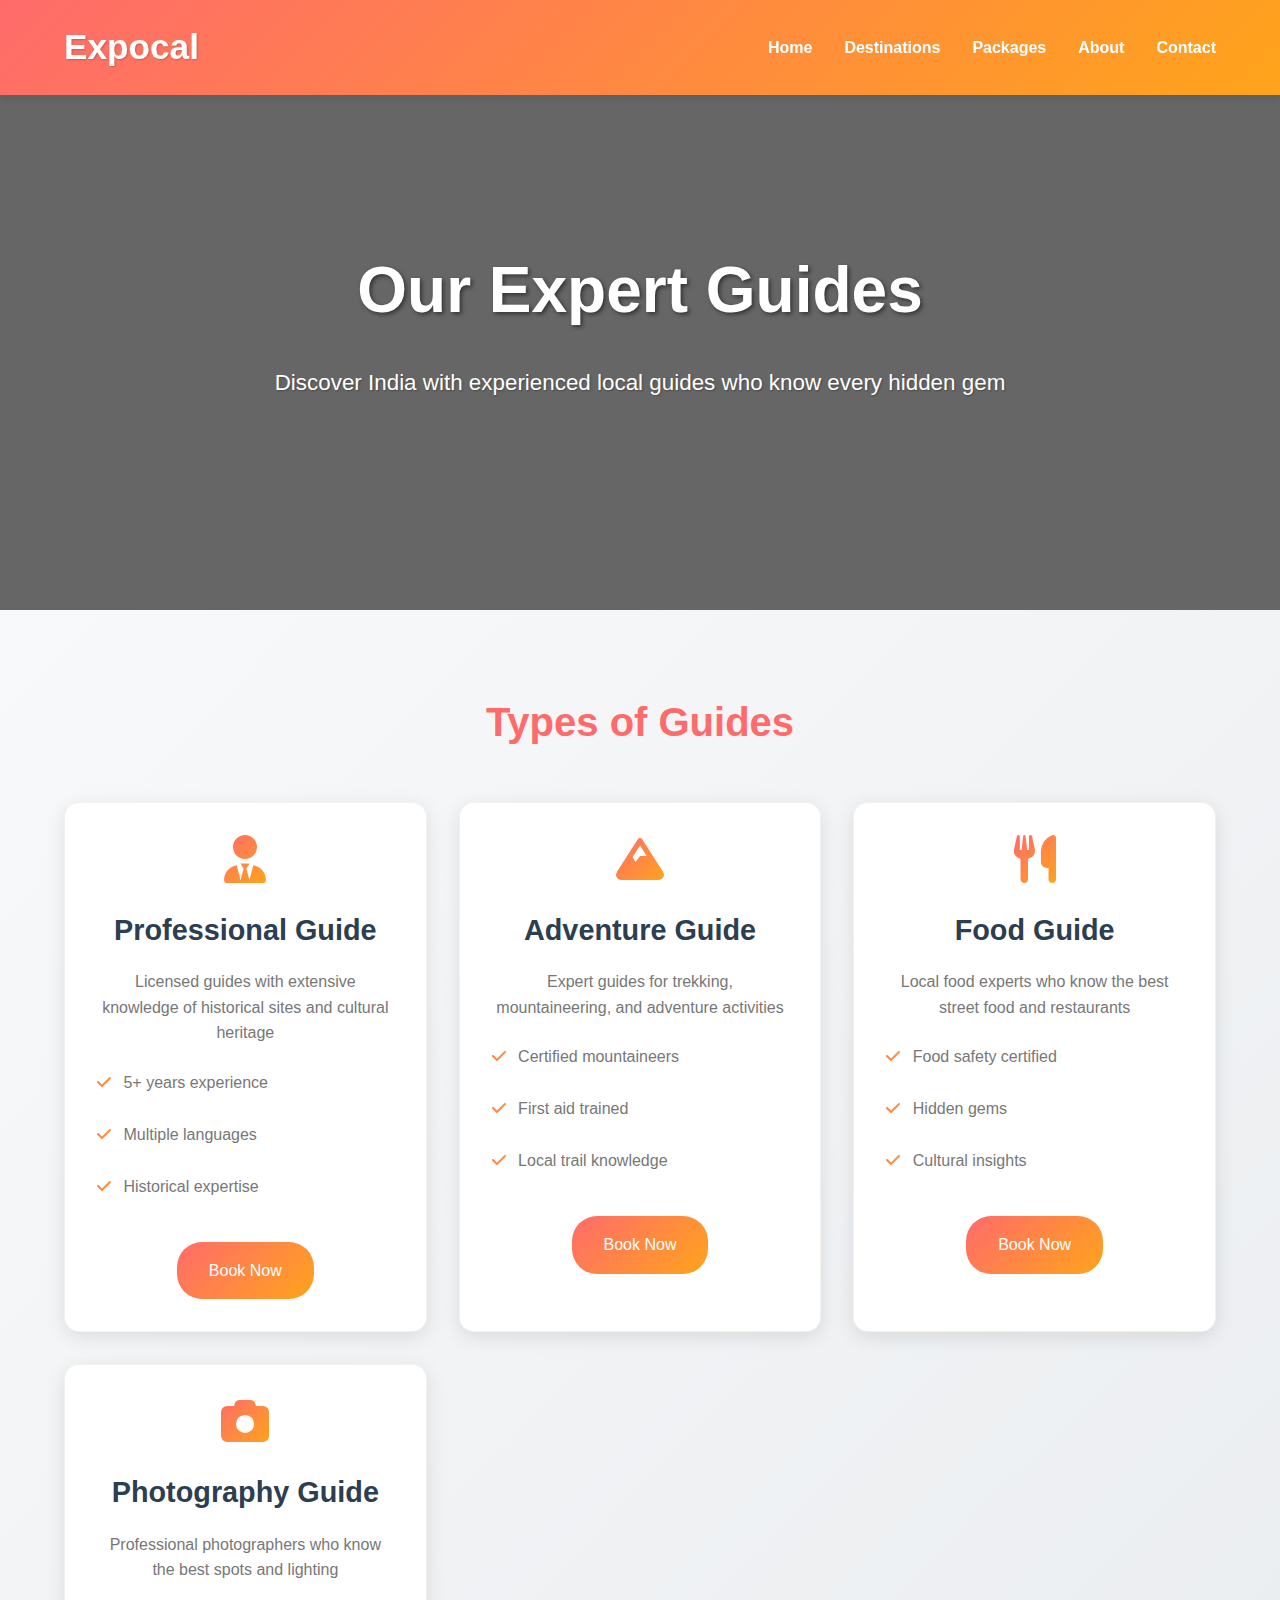
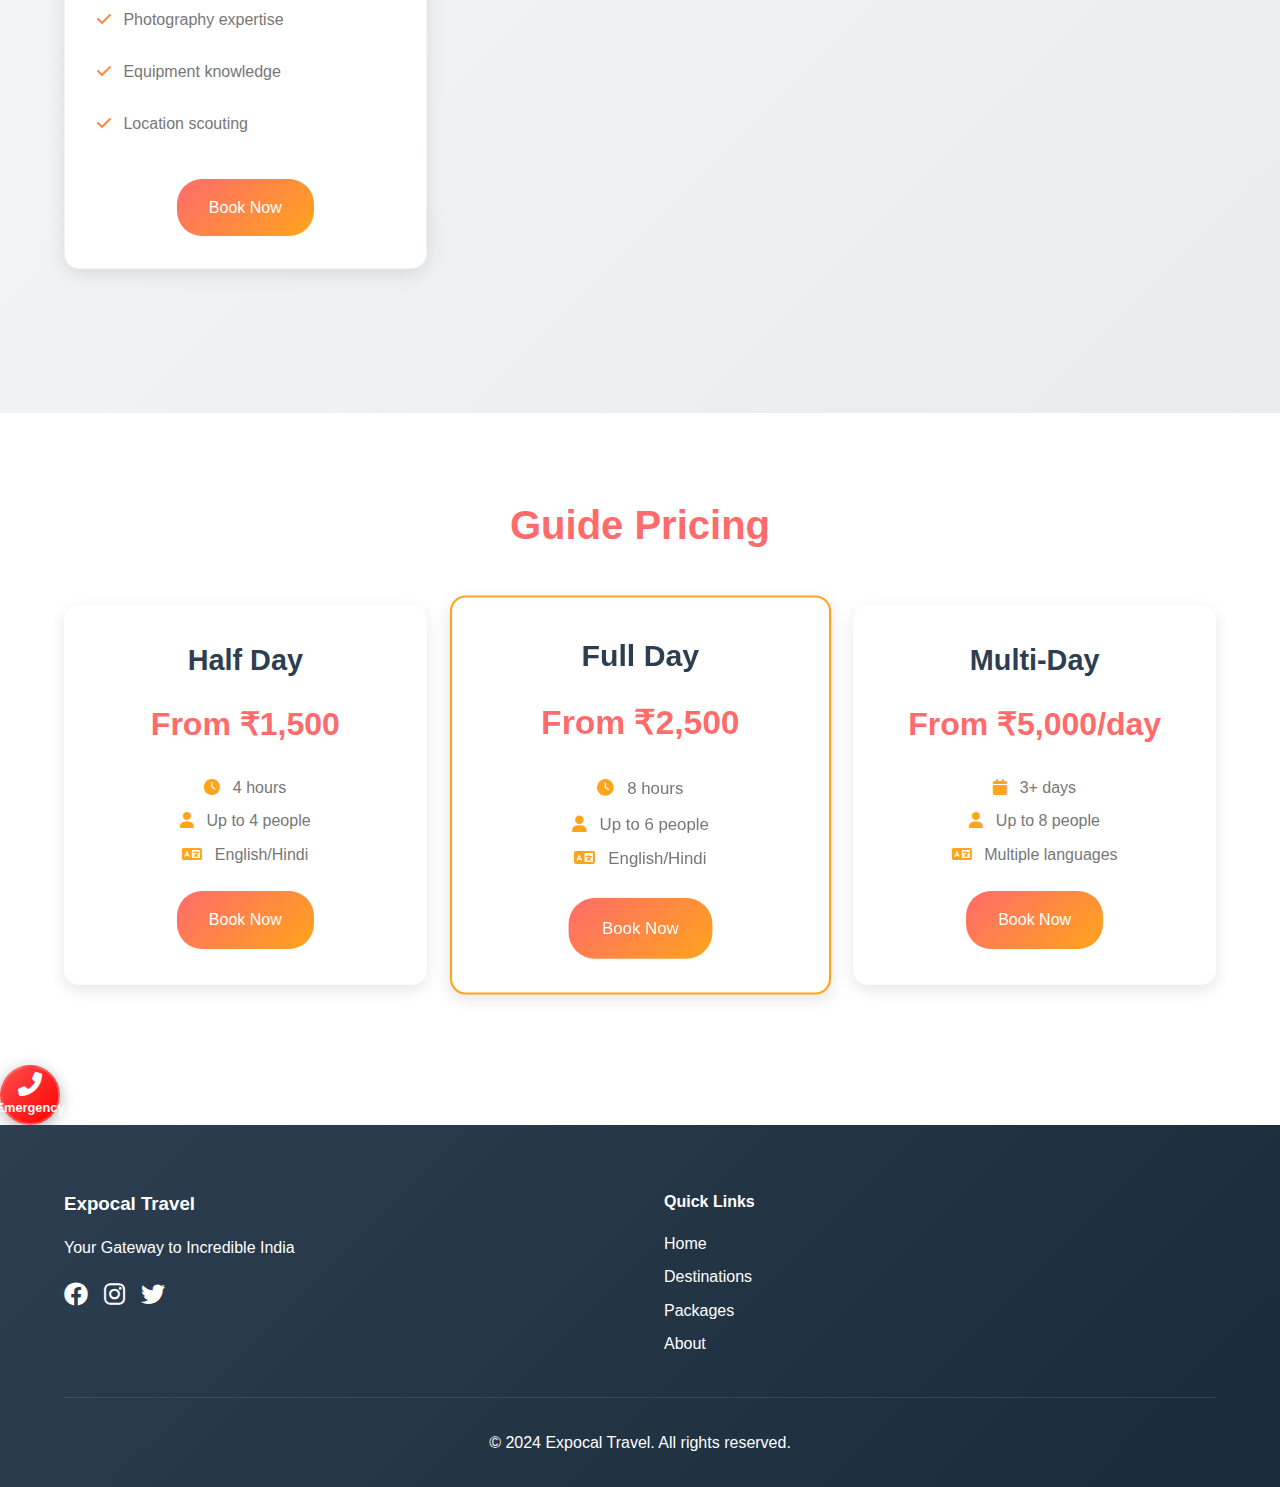
<file: guides.html>
<!DOCTYPE html>
<html lang="en">
<head>
    <meta charset="UTF-8">
    <meta name="viewport" content="width=device-width, initial-scale=1.0">
    <title>Our Expert Guides - Expocal Travel</title>
    <link rel="stylesheet" href="styles.css">
    <link rel="stylesheet" href="https://cdnjs.cloudflare.com/ajax/libs/font-awesome/6.0.0/css/all.min.css">
</head>
<body>
    <!-- Navigation Bar -->
    <nav class="navbar">
        <div class="logo">
            <h1>Expocal</h1>
        </div>
        <ul class="nav-links">
            <li><a href="index.html">Home</a></li>
            <li><a href="index.html#destinations">Destinations</a></li>
            <li><a href="index.html#packages">Packages</a></li>
            <li><a href="index.html#about">About</a></li>
            <li><a href="index.html#contact">Contact</a></li>
        </ul>
    </nav>

    <!-- Guides Hero Section -->
    <section class="guides-hero">
        <div class="hero-content">
            <h1>Our Expert Guides</h1>
            <p>Discover India with experienced local guides who know every hidden gem</p>
        </div>
    </section>

    <!-- Guide Types Section -->
    <section class="guide-types">
        <h2>Types of Guides</h2>
        <div class="guide-grid">
            <div class="guide-card">
                <i class="fas fa-user-tie"></i>
                <h3>Professional Guide</h3>
                <p>Licensed guides with extensive knowledge of historical sites and cultural heritage</p>
                <ul>
                    <li><i class="fas fa-check"></i> 5+ years experience</li>
                    <li><i class="fas fa-check"></i> Multiple languages</li>
                    <li><i class="fas fa-check"></i> Historical expertise</li>
                </ul>
                <a href="#contact" class="guide-button">Book Now</a>
            </div>

            <div class="guide-card">
                <i class="fas fa-mountain"></i>
                <h3>Adventure Guide</h3>
                <p>Expert guides for trekking, mountaineering, and adventure activities</p>
                <ul>
                    <li><i class="fas fa-check"></i> Certified mountaineers</li>
                    <li><i class="fas fa-check"></i> First aid trained</li>
                    <li><i class="fas fa-check"></i> Local trail knowledge</li>
                </ul>
                <a href="#contact" class="guide-button">Book Now</a>
            </div>

            <div class="guide-card">
                <i class="fas fa-utensils"></i>
                <h3>Food Guide</h3>
                <p>Local food experts who know the best street food and restaurants</p>
                <ul>
                    <li><i class="fas fa-check"></i> Food safety certified</li>
                    <li><i class="fas fa-check"></i> Hidden gems</li>
                    <li><i class="fas fa-check"></i> Cultural insights</li>
                </ul>
                <a href="#contact" class="guide-button">Book Now</a>
            </div>

            <div class="guide-card">
                <i class="fas fa-camera"></i>
                <h3>Photography Guide</h3>
                <p>Professional photographers who know the best spots and lighting</p>
                <ul>
                    <li><i class="fas fa-check"></i> Photography expertise</li>
                    <li><i class="fas fa-check"></i> Equipment knowledge</li>
                    <li><i class="fas fa-check"></i> Location scouting</li>
                </ul>
                <a href="#contact" class="guide-button">Book Now</a>
            </div>
        </div>
    </section>

    <!-- Guide Pricing Section -->
    <section class="guide-pricing">
        <h2>Guide Pricing</h2>
        <div class="pricing-grid">
            <div class="pricing-card">
                <h3>Half Day</h3>
                <p class="price">From ₹1,500</p>
                <ul>
                    <li><i class="fas fa-clock"></i> 4 hours</li>
                    <li><i class="fas fa-user"></i> Up to 4 people</li>
                    <li><i class="fas fa-language"></i> English/Hindi</li>
                </ul>
                <a href="#contact" class="pricing-button">Book Now</a>
            </div>

            <div class="pricing-card featured">
                <h3>Full Day</h3>
                <p class="price">From ₹2,500</p>
                <ul>
                    <li><i class="fas fa-clock"></i> 8 hours</li>
                    <li><i class="fas fa-user"></i> Up to 6 people</li>
                    <li><i class="fas fa-language"></i> English/Hindi</li>
                </ul>
                <a href="#contact" class="pricing-button">Book Now</a>
            </div>

            <div class="pricing-card">
                <h3>Multi-Day</h3>
                <p class="price">From ₹5,000/day</p>
                <ul>
                    <li><i class="fas fa-calendar"></i> 3+ days</li>
                    <li><i class="fas fa-user"></i> Up to 8 people</li>
                    <li><i class="fas fa-language"></i> Multiple languages</li>
                </ul>
                <a href="#contact" class="pricing-button">Book Now</a>
            </div>
        </div>
    </section>

    <!-- Emergency Button -->
    <a href="tel:+911234567890" class="emergency-button">
        <i class="fas fa-phone-alt"></i>
        <span>Emergency</span>
    </a>

    <!-- Footer -->
    <footer class="footer">
        <div class="footer-content">
            <div class="footer-section">
                <h3>Expocal Travel</h3>
                <p>Your Gateway to Incredible India</p>
                <div class="social-links">
                    <a href="#"><i class="fab fa-facebook"></i></a>
                    <a href="#"><i class="fab fa-instagram"></i></a>
                    <a href="#"><i class="fab fa-twitter"></i></a>
                </div>
            </div>
            <div class="footer-section">
                <h4>Quick Links</h4>
                <ul>
                    <li><a href="index.html">Home</a></li>
                    <li><a href="index.html#destinations">Destinations</a></li>
                    <li><a href="index.html#packages">Packages</a></li>
                    <li><a href="index.html#about">About</a></li>
                </ul>
            </div>
        </div>
        <div class="footer-bottom">
            <p>&copy; 2024 Expocal Travel. All rights reserved.</p>
        </div>
    </footer>
</body>
</html>
</file>
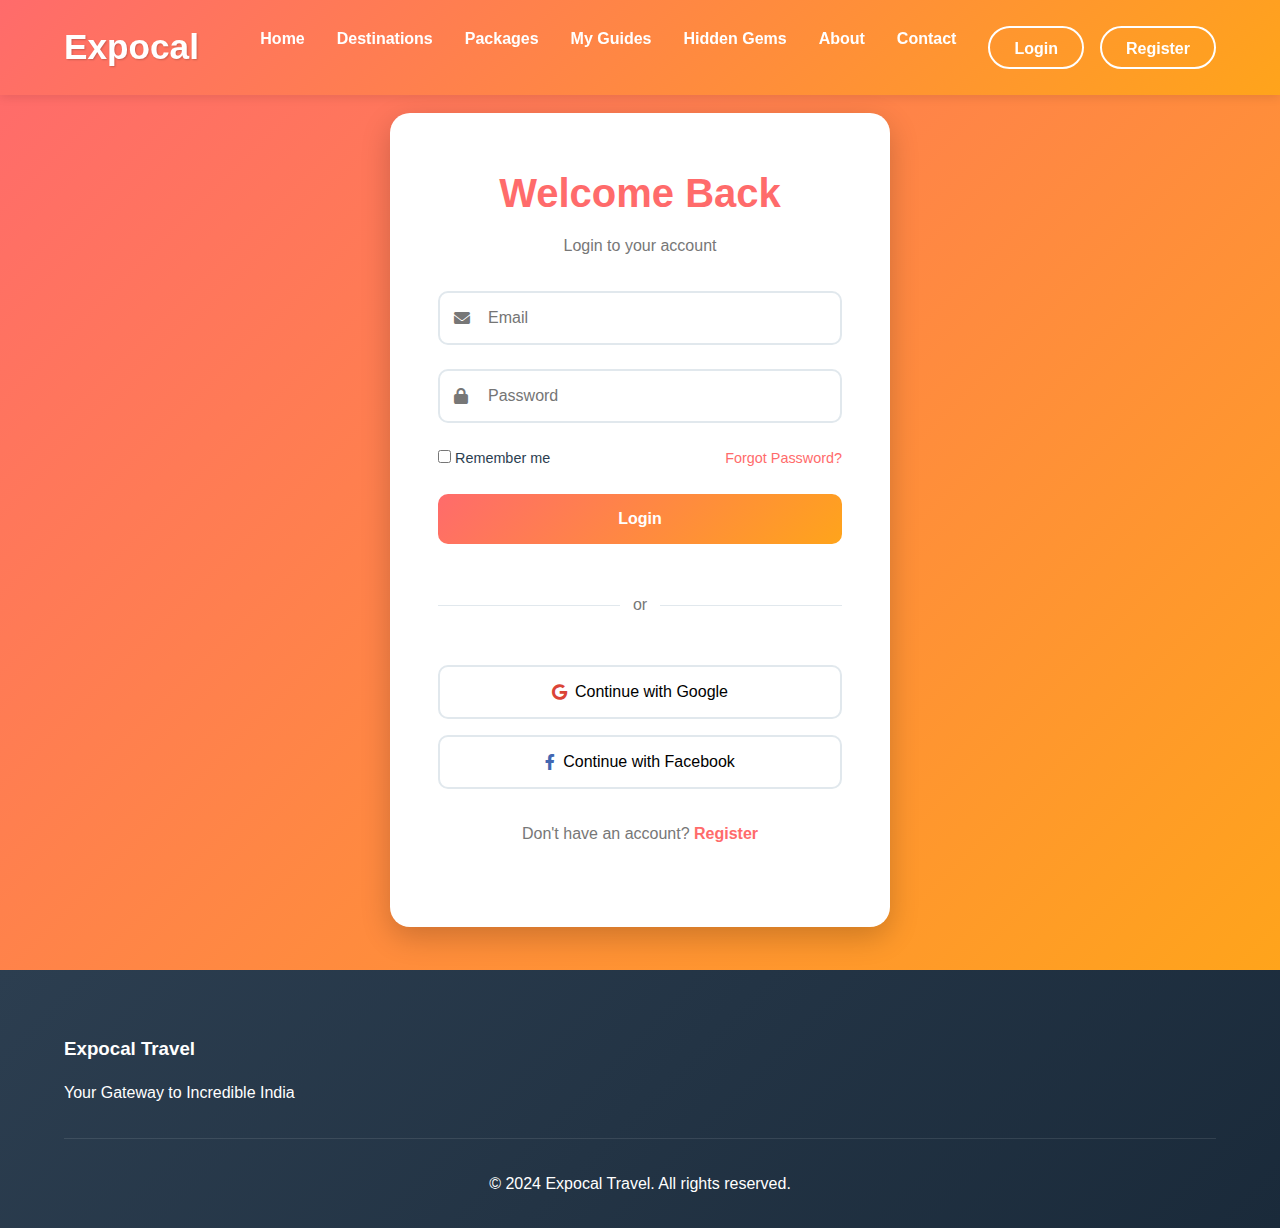
<file: login.html>
<!DOCTYPE html>
<html lang="en">
<head>
    <meta charset="UTF-8">
    <meta name="viewport" content="width=device-width, initial-scale=1.0">
    <title>Login - Expocal Travel</title>
    <link rel="stylesheet" href="styles.css">
    <link rel="stylesheet" href="https://cdnjs.cloudflare.com/ajax/libs/font-awesome/6.0.0/css/all.min.css">
</head>
<body>
    <!-- Navigation Bar -->
    <nav class="navbar">
        <div class="logo">
            <h1>Expocal</h1>
        </div>
        <div class="hamburger">
            <span></span>
            <span></span>
            <span></span>
        </div>
        <ul class="nav-links">
            <li><a href="index.html">Home</a></li>
            <li><a href="index.html#destinations">Destinations</a></li>
            <li><a href="index.html#packages">Packages</a></li>
            <li><a href="guides.html">My Guides</a></li>
            <li><a href="hidden-gems.html">Hidden Gems</a></li>
            <li><a href="index.html#about">About</a></li>
            <li><a href="index.html#contact">Contact</a></li>
            <li class="auth-links">
                <a href="login.html" class="login-btn">Login</a>
                <a href="register.html" class="register-btn">Register</a>
            </li>
        </ul>
    </nav>

    <!-- Login Section -->
    <section class="auth-section">
        <div class="auth-container">
            <div class="auth-box">
                <h2>Welcome Back</h2>
                <p>Login to your account</p>
                <form class="auth-form">
                    <div class="form-group">
                        <i class="fas fa-envelope"></i>
                        <input type="email" placeholder="Email" required>
                    </div>
                    <div class="form-group">
                        <i class="fas fa-lock"></i>
                        <input type="password" placeholder="Password" required>
                    </div>
                    <div class="form-options">
                        <label>
                            <input type="checkbox"> Remember me
                        </label>
                        <a href="#" class="forgot-password">Forgot Password?</a>
                    </div>
                    <button type="submit" class="auth-button">Login</button>
                    <div class="auth-divider">
                        <span>or</span>
                    </div>
                    <div class="social-login">
                        <button type="button" class="google-btn">
                            <i class="fab fa-google"></i> Continue with Google
                        </button>
                        <button type="button" class="facebook-btn">
                            <i class="fab fa-facebook-f"></i> Continue with Facebook
                        </button>
                    </div>
                </form>
                <p class="auth-switch">
                    Don't have an account? <a href="register.html">Register</a>
                </p>
            </div>
        </div>
    </section>

    <!-- Footer -->
    <footer class="footer">
        <div class="footer-content">
            <div class="footer-section">
                <h3>Expocal Travel</h3>
                <p>Your Gateway to Incredible India</p>
            </div>
        </div>
        <div class="footer-bottom">
            <p>&copy; 2024 Expocal Travel. All rights reserved.</p>
        </div>
    </footer>

    <script>
        const hamburger = document.querySelector('.hamburger');
        const navLinks = document.querySelector('.nav-links');
        
        hamburger.addEventListener('click', function() {
            hamburger.classList.toggle('active');
            navLinks.classList.toggle('active');
        });
    </script>
</body>
</html>
</file>
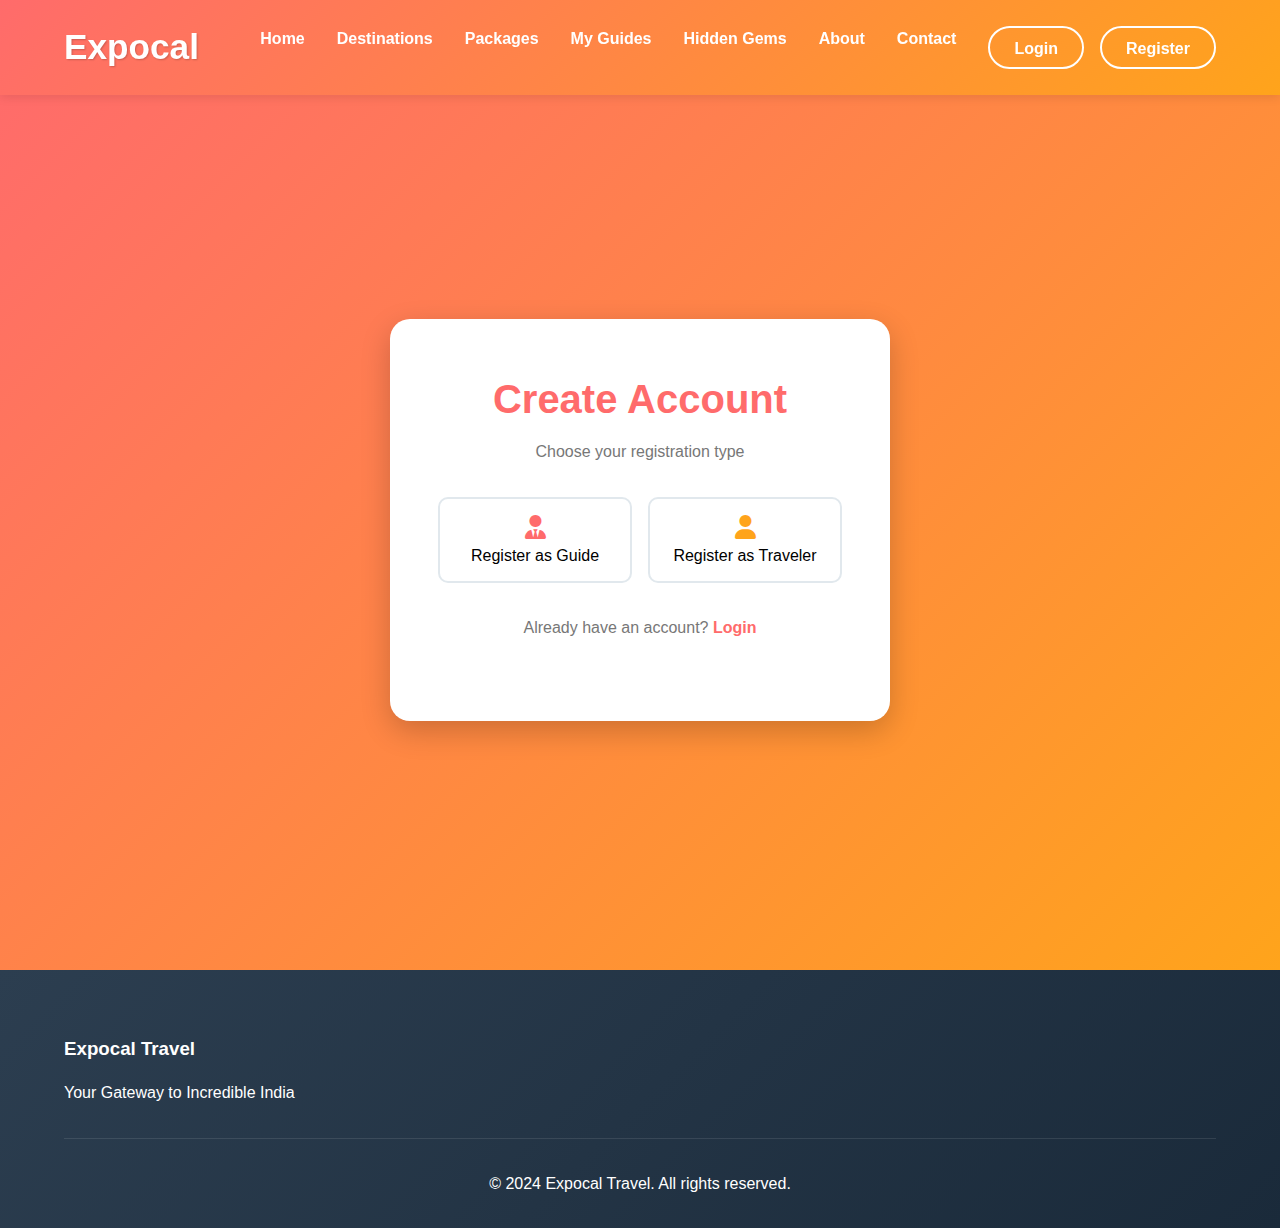
<file: register.html>
<!DOCTYPE html>
<html lang="en">
<head>
    <meta charset="UTF-8">
    <meta name="viewport" content="width=device-width, initial-scale=1.0">
    <title>Register - Expocal Travel</title>
    <link rel="stylesheet" href="styles.css">
    <link rel="stylesheet" href="https://cdnjs.cloudflare.com/ajax/libs/font-awesome/6.0.0/css/all.min.css">
</head>
<body>
    <!-- Navigation Bar -->
    <nav class="navbar">
        <div class="logo">
            <h1>Expocal</h1>
        </div>
        <div class="hamburger">
            <span></span>
            <span></span>
            <span></span>
        </div>
        <ul class="nav-links">
            <li><a href="index.html">Home</a></li>
            <li><a href="index.html#destinations">Destinations</a></li>
            <li><a href="index.html#packages">Packages</a></li>
            <li><a href="guides.html">My Guides</a></li>
            <li><a href="hidden-gems.html">Hidden Gems</a></li>
            <li><a href="index.html#about">About</a></li>
            <li><a href="index.html#contact">Contact</a></li>
            <li class="auth-links">
                <a href="login.html" class="login-btn">Login</a>
                <a href="register.html" class="register-btn">Register</a>
            </li>
        </ul>
    </nav>

    <!-- Register Section -->
    <section class="auth-section">
        <div class="auth-container">
            <div class="auth-box">
                <h2>Create Account</h2>
                <p>Choose your registration type</p>
                
                <div class="register-options">
                    <button class="register-type-btn guide-btn" onclick="showGuideForm()">
                        <i class="fas fa-user-tie"></i>
                        Register as Guide
                    </button>
                    <button class="register-type-btn traveler-btn" onclick="showTravelerForm()">
                        <i class="fas fa-user"></i>
                        Register as Traveler
                    </button>
                </div>

                <!-- Guide Registration Form -->
                <form class="auth-form guide-form" style="display: none;">
                    <div class="form-group">
                        <i class="fas fa-user"></i>
                        <input type="text" placeholder="Full Name" required>
                    </div>
                    <div class="form-group">
                        <i class="fas fa-envelope"></i>
                        <input type="email" placeholder="Email" required>
                    </div>
                    <div class="form-group">
                        <i class="fas fa-lock"></i>
                        <input type="password" placeholder="Password" required>
                    </div>
                    <div class="form-group">
                        <i class="fas fa-phone"></i>
                        <input type="tel" placeholder="Phone Number" required>
                    </div>
                    <div class="form-group">
                        <i class="fas fa-map-marker-alt"></i>
                        <input type="text" placeholder="Location" required>
                    </div>
                    <div class="form-group">
                        <i class="fas fa-language"></i>
                        <input type="text" placeholder="Languages Known" required>
                    </div>
                    <div class="form-group">
                        <i class="fas fa-briefcase"></i>
                        <input type="text" placeholder="Experience (years)" required>
                    </div>
                    <button type="submit" class="auth-button">Register as Guide</button>
                </form>

                <!-- Traveler Registration Form -->
                <form class="auth-form traveler-form" style="display: none;">
                    <div class="form-group">
                        <i class="fas fa-user"></i>
                        <input type="text" placeholder="Full Name" required>
                    </div>
                    <div class="form-group">
                        <i class="fas fa-envelope"></i>
                        <input type="email" placeholder="Email" required>
                    </div>
                    <div class="form-group">
                        <i class="fas fa-lock"></i>
                        <input type="password" placeholder="Password" required>
                    </div>
                    <div class="form-group">
                        <i class="fas fa-phone"></i>
                        <input type="tel" placeholder="Phone Number" required>
                    </div>
                    <div class="form-group">
                        <i class="fas fa-globe"></i>
                        <input type="text" placeholder="Country" required>
                    </div>
                    <button type="submit" class="auth-button">Register as Traveler</button>
                </form>

                <p class="auth-switch">
                    Already have an account? <a href="login.html">Login</a>
                </p>
            </div>
        </div>
    </section>

    <!-- Footer -->
    <footer class="footer">
        <div class="footer-content">
            <div class="footer-section">
                <h3>Expocal Travel</h3>
                <p>Your Gateway to Incredible India</p>
            </div>
        </div>
        <div class="footer-bottom">
            <p>&copy; 2024 Expocal Travel. All rights reserved.</p>
        </div>
    </footer>

    <script>
        const hamburger = document.querySelector('.hamburger');
        const navLinks = document.querySelector('.nav-links');
        
        hamburger.addEventListener('click', function() {
            hamburger.classList.toggle('active');
            navLinks.classList.toggle('active');
        });

        // Form Toggle Functions
        function showGuideForm() {
            document.querySelector('.guide-form').style.display = 'block';
            document.querySelector('.traveler-form').style.display = 'none';
            document.querySelector('.guide-btn').classList.add('active');
            document.querySelector('.traveler-btn').classList.remove('active');
        }

        function showTravelerForm() {
            document.querySelector('.traveler-form').style.display = 'block';
            document.querySelector('.guide-form').style.display = 'none';
            document.querySelector('.traveler-btn').classList.add('active');
            document.querySelector('.guide-btn').classList.remove('active');
        }
    </script>
</body>
</html>
</file>
<file: styles.css>
/* Color Variables */
:root {
    --primary-color: #FF6B6B;      /* Vibrant Coral */
    --secondary-color: #4A90E2;    /* Bright Blue */
    --accent-color: #FFA41B;       /* Warm Orange */
    --text-dark: #2C3E50;          /* Deep Blue-Gray */
    --text-light: #777777;         /* Refined Gray */
    --background-light: #F8F9FA;   /* Light Gray Background */
    --white: #ffffff;
    --border-color: #E1E8ED;       /* Light Gray Border */
}

/* Reset and Base Styles */
* {
    margin: 0;
    padding: 0;
    box-sizing: border-box;
}

html {
    scroll-behavior: smooth;
}

body {
    font-family: 'Segoe UI', Tahoma, Geneva, Verdana, sans-serif;
    line-height: 1.6;
    color: var(--text-dark);
}

/* Navigation Bar */
.navbar {
    position: fixed;
    top: 0;
    width: 100%;
    background: linear-gradient(135deg, var(--primary-color), var(--accent-color));
    padding: 1.2rem 5%;
    display: flex;
    justify-content: space-between;
    align-items: center;
    box-shadow: 0 2px 10px rgba(0, 0, 0, 0.1);
    z-index: 1000;
}

.logo h1 {
    color: var(--white);
    font-size: 2.2rem;
    font-weight: 800;
    text-shadow: 1px 1px 2px rgba(0, 0, 0, 0.2);
}

.nav-links {
    display: flex;
    list-style: none;
    gap: 2rem;
}

.nav-links a {
    text-decoration: none;
    color: var(--white);
    font-weight: 600;
    position: relative;
    padding-bottom: 5px;
}

.nav-links a:hover {
    color: var(--white);
}

.nav-links a::after {
    content: '';
    position: absolute;
    width: 0;
    height: 2px;
    background: var(--white);
    left: 0;
    bottom: 0;
    transition: width 0.3s ease;
}

.nav-links a:hover::after {
    width: 100%;
}

/* Desktop Auth Links */
.auth-links {
    display: flex;
    gap: 1rem;
}

.login-btn, .register-btn {
    padding: 0.5rem 1.5rem;
    border-radius: 25px;
    transition: all 0.3s ease;
    text-decoration: none;
    font-weight: 600;
    display: inline-block;
    border: 2px solid var(--white);
    color: var(--white);
}

.login-btn {
    background: transparent;
}

.register-btn {
    /* background: var(--white); */
    color: var(--primary-color);
    font-weight: 700;
}

.login-btn:hover, .register-btn:hover {
    transform: translateY(-2px);
    box-shadow: 0 4px 15px rgba(0, 0, 0, 0.2);
}

/* Hamburger Menu */
.hamburger {
    display: none;
    cursor: pointer;
    padding: 10px;
    z-index: 1002;
    position: fixed;
    right: 20px;
    top: 20px;
}

.hamburger span {
    display: block;
    width: 25px;
    height: 3px;
    background: var(--white);
    margin: 5px 0;
    transition: all 0.3s ease;
}

/* Mobile Navigation */
@media (max-width: 768px) {
    .hamburger {
        display: block;
        z-index: 1002;
    }

    .nav-links {
        position: fixed;
        top: 0;
        right: -100%;
        width: 100%;
        height: 100vh;
        background: linear-gradient(135deg, var(--primary-color), var(--accent-color));
        flex-direction: column;
        align-items: center;
        padding: 5rem 2rem 2rem;
        transition: right 0.3s ease;
        z-index: 1000;
        overflow-y: auto;
        display: none;
    }

    .nav-links.active {
        right: 0;
        display: flex;
    }
    
    .nav-links li {
        margin: 1rem 0;
        width: 100%;
        text-align: center;
    }

    .nav-links a {
        display: block;
        padding: 0.8rem 0;
        font-size: 1.2rem;
    }

    /* Hide desktop auth links */
    .auth-links {
        display: none;
    }

    /* Show mobile auth links */
    .nav-links .auth-links {
        display: flex;
        flex-direction: column;
        align-items: center;
        margin-top: 2rem;
        width: 100%;
        padding: 0 2rem;
        gap: 1.5rem;
    }

    .nav-links .login-btn, 
    .nav-links .register-btn {
        width: 100%;
        text-align: center;
        padding: 1rem;
        font-size: 1.2rem;
        border: 2px solid var(--white);
        display: block;
        margin: 0;
        box-shadow: 0 4px 8px rgba(0, 0, 0, 0.1);
    }
    
    .nav-links .login-btn {
        color: var(--white);
    }

    .nav-links .register-btn {
        background: var(--white);
        color: var(--primary-color);
        font-weight: 700;
        letter-spacing: 0.5px;
    }
    
    .hamburger.active span:nth-child(1) {
        transform: rotate(45deg) translate(5px, 5px);
    }

    .hamburger.active span:nth-child(2) {
        opacity: 0;
    }

    .hamburger.active span:nth-child(3) {
        transform: rotate(-45deg) translate(7px, -6px);
    }
}

/* Hero Section */
.hero {
    height: 100vh;
    background: linear-gradient(rgba(0, 0, 0, 0.5), rgba(0, 0, 0, 0.5)),
                url('https://images.unsplash.com/photo-1598324789736-4861f89564a0?ixlib=rb-4.0.3');
    background-size: cover;
    background-position: center;
    background-attachment: fixed;
    display: flex;
    align-items: center;
    justify-content: center;
    text-align: center;
    color: var(--white);
}

.hero-content {
    max-width: 800px;
    padding: 2rem;
}

.hero-content h1 {
    font-size: 4rem;
    margin-bottom: 1.5rem;
    text-shadow: 2px 2px 4px rgba(0, 0, 0, 0.5);
}

.hero-content p {
    font-size: 1.4rem;
    margin-bottom: 2.5rem;
    text-shadow: 1px 1px 2px rgba(0, 0, 0, 0.3);
}

.cta-button {
    display: inline-block;
    padding: 1rem 2rem;
    background-color: var(--accent-color);
    color: var(--white);
    text-decoration: none;
    border-radius: 5px;
    transition: background-color 0.3s ease;
}

.cta-button:hover {
    background-color: #d35400;
}

/* Destinations Section */
.destinations {
    padding: 5rem 5%;
    background-color: var(--background-light);
}

.destinations h2 {
    text-align: center;
    font-size: 2.5rem;
    margin-bottom: 3rem;
    color: var(--primary-color);
}

.destination-grid {
    display: grid;
    grid-template-columns: repeat(auto-fit, minmax(300px, 1fr));
    gap: 2rem;
    padding: 0 1rem;
}

.destination-card {
    background: var(--white);
    border-radius: 15px;
    overflow: hidden;
    box-shadow: 0 5px 15px rgba(0, 0, 0, 0.1);
    transition: all 0.3s ease;
    position: relative;
}

.destination-card:hover {
    transform: translateY(-10px);
    box-shadow: 0 8px 25px rgba(0, 0, 0, 0.15);
}

.destination-img {
    height: 250px;
    overflow: hidden;
    position: relative;
}

.destination-img img {
    width: 100%;
    height: 100%;
    object-fit: cover;
    transition: transform 0.5s ease;
}

.destination-card:hover .destination-img img {
    transform: scale(1.1);
}

.destination-info {
    padding: 1.5rem;
    background: var(--white);
}

.destination-info h3 {
    font-size: 1.5rem;
    color: var(--primary-color);
    margin-bottom: 0.5rem;
}

.destination-info p {
    color: var(--text-light);
    font-size: 1rem;
    line-height: 1.5;
}

.taj-mahal {
    background-image: url('https://images.unsplash.com/photo-1548013146-72479768bada?ixlib=rb-4.0.3');
}

.jaipur {
    background-image: url('https://images.unsplash.com/photo-1599661046289-e31897846e41?ixlib=rb-4.0.3');
}

.kerala {
    background-image: url('https://images.unsplash.com/photo-1602216056096-3b40cc0c9944?ixlib=rb-4.0.3');
}

.varanasi {
    background-image: url('https://images.unsplash.com/photo-1561361513-2d000a50f0dc?ixlib=rb-4.0.3');
}

.goa {
    background-image: url('https://images.unsplash.com/photo-1512343879784-a960bf40e7f2?ixlib=rb-4.0.3');
}

.ladakh {
    background-image: url('https://images.unsplash.com/photo-1626621341517-bbf3d9990a23?ixlib=rb-4.0.3');
}

/* Packages Section */
.packages {
    padding: 5rem 5%;
}

.packages h2 {
    text-align: center;
    font-size: 2.5rem;
    margin-bottom: 3rem;
    color: var(--primary-color);
}

.package-grid {
    display: grid;
    grid-template-columns: repeat(auto-fit, minmax(300px, 1fr));
    gap: 2rem;
}

.package-card {
    background: var(--white);
    border-radius: 15px;
    padding: 2rem;
    text-align: center;
    box-shadow: 0 5px 15px rgba(0, 0, 0, 0.1);
    transition: transform 0.3s ease;
}

.package-card:hover {
    transform: translateY(-10px);
}

.package-card h3 {
    color: var(--text-dark);
    font-size: 1.8rem;
    margin-bottom: 1rem;
}

.price {
    color: var(--primary-color);
    font-size: 2rem;
    font-weight: 800;
    margin-bottom: 1.5rem;
}

.package-card ul {
    list-style: none;
    margin-bottom: 1.5rem;
}

.package-card li {
    margin-bottom: 0.5rem;
    color: var(--text-light);
}

.package-card li i {
    color: var(--accent-color);
    margin-right: 0.5rem;
}

.package-card li i {
    color: var(--accent-color);
    margin-right: 0.5rem;
}

.package-button {
    display: inline-block;
    padding: 1rem 2rem;
    background: linear-gradient(135deg, var(--primary-color), var(--accent-color));
    color: var(--white);
    text-decoration: none;
    border-radius: 25px;
    transition: transform 0.3s ease;
}

.package-button:hover {
    transform: translateY(-3px);
}

/* About Section */
.about {
    padding: 5rem 5%;
    background-color: var(--background-light);
}

.about h2 {
    text-align: center;
    font-size: 2.5rem;
    margin-bottom: 3rem;
    color: var(--primary-color);
}

.about-content {
    max-width: 1200px;
    margin: 0 auto;
}

.about-text {
    text-align: center;
    margin-bottom: 3rem;
}

.about-text p {
    margin-bottom: 1rem;
    color: var(--text-light);
}

.stats {
    display: grid;
    grid-template-columns: repeat(auto-fit, minmax(200px, 1fr));
    gap: 2rem;
    text-align: center;
}

.stat-item i {
    font-size: 2.5rem;
    color: var(--accent-color);
    margin-bottom: 1rem;
}

.stat-item h3 {
    font-size: 2rem;
    color: var(--primary-color);
    margin-bottom: 0.5rem;
}

/* Contact Section */
.contact {
    padding: 5rem 5%;
}

.contact h2 {
    text-align: center;
    font-size: 2.5rem;
    margin-bottom: 3rem;
    color: var(--primary-color);
}

.contact-container {
    display: grid;
    grid-template-columns: repeat(auto-fit, minmax(300px, 1fr));
    gap: 3rem;
    max-width: 1200px;
    margin: 0 auto;
}

.contact-form {
    display: flex;
    flex-direction: column;
    gap: 1rem;
}

.contact-form input,
.contact-form select,
.contact-form textarea {
    padding: 1rem;
    border: 1px solid var(--border-color);
    border-radius: 5px;
}

.submit-button {
    background: linear-gradient(135deg, var(--primary-color), var(--accent-color));
    color: var(--white);
    padding: 1rem 2rem;
    border: none;
    border-radius: 25px;
    cursor: pointer;
    transition: transform 0.3s ease;
}

.submit-button:hover {
    transform: translateY(-3px);
}

.contact-info {
    display: flex;
    flex-direction: column;
    gap: 2rem;
}

.info-item {
    display: flex;
    align-items: center;
    gap: 1rem;
}

.info-item i {
    font-size: 1.5rem;
    color: var(--accent-color);
}

/* Footer */
.footer {
    background: linear-gradient(135deg, var(--text-dark), #1a2a3a);
    color: var(--white);
    padding: 4rem 5% 2rem;
}

.footer-content {
    display: grid;
    grid-template-columns: repeat(auto-fit, minmax(250px, 1fr));
    gap: 3rem;
    margin-bottom: 2rem;
}

.footer-section h3,
.footer-section h4 {
    margin-bottom: 1rem;
}

.social-links {
    display: flex;
    gap: 1rem;
    margin-top: 1rem;
}

.social-links a {
    color: var(--white);
    font-size: 1.5rem;
    transition: color 0.3s ease;
}

.social-links a:hover {
    color: var(--accent-color);
}

.footer-section ul {
    list-style: none;
}

.footer-section ul li {
    margin-bottom: 0.5rem;
}

.footer-section ul a {
    color: var(--white);
    text-decoration: none;
    transition: color 0.3s ease;
}

.footer-section ul a:hover {
    color: var(--accent-color);
}

.newsletter-form {
    display: flex;
    gap: 0.5rem;
}

.newsletter-form input {
    padding: 0.5rem;
    border: none;
    border-radius: 3px;
    flex-grow: 1;
}

.newsletter-form button {
    padding: 0.5rem 1rem;
    background-color: var(--accent-color);
    color: var(--white);
    border: none;
    border-radius: 3px;
    cursor: pointer;
    transition: background-color 0.3s ease;
}

.newsletter-form button:hover {
    background-color: #d35400;
}

.footer-bottom {
    text-align: center;
    padding-top: 2rem;
    border-top: 1px solid rgba(255, 255, 255, 0.1);
}

/* Responsive Design */
@media (max-width: 768px) {
    .navbar {
        padding: 1rem;
    }

    .nav-links {
        display: none;
    }

    .hero-content h1 {
        font-size: 2.5rem;
    }

    .hero-content p {
        font-size: 1.1rem;
    }

    .destination-grid,
    .package-grid {
        grid-template-columns: 1fr;
    }

    .contact-container {
        grid-template-columns: 1fr;
    }

    .footer-content {
        grid-template-columns: 1fr;
        text-align: center;
    }

    .social-links {
        justify-content: center;
    }

    .newsletter-form {
        max-width: 300px;
        margin: 0 auto;
    }

    .destination-grid {
        grid-template-columns: 1fr;
        padding: 0;
    }

    .destination-img {
        height: 200px;
    }

    .destination-info {
        padding: 1rem;
    }

    .destination-info h3 {
        font-size: 1.3rem;
    }
}

/* Tablet Responsiveness */
@media (min-width: 769px) and (max-width: 1024px) {
    .destination-grid,
    .package-grid {
        grid-template-columns: repeat(2, 1fr);
    }

    .hero-content h1 {
        font-size: 3rem;
    }
}

/* Guides Page Styles */
.guides-hero {
    height: 60vh;
    background: linear-gradient(rgba(0, 0, 0, 0.6), rgba(0, 0, 0, 0.6)),
                url('https://images.unsplash.com/photo-1522202176988-66273c2fd55f?ixlib=rb-4.0.3');
    background-size: cover;
    background-position: center;
    display: flex;
    align-items: center;
    justify-content: center;
    text-align: center;
    color: var(--white);
    margin-top: 70px;
}

.guide-types {
    padding: 5rem 5%;
    background: linear-gradient(135deg, #f8f9fa, #e9ecef);
}

.guide-types h2,
.guide-pricing h2 {
    text-align: center;
    font-size: 2.5rem;
    margin-bottom: 3rem;
    color: var(--primary-color);
}

.guide-grid {
    display: grid;
    grid-template-columns: repeat(auto-fit, minmax(280px, 1fr));
    gap: 2rem;
    margin-bottom: 4rem;
}

.guide-card {
    background: var(--white);
    border-radius: 15px;
    padding: 2rem;
    text-align: center;
    box-shadow: 0 5px 20px rgba(0, 0, 0, 0.1);
    transition: all 0.3s ease;
    border: 1px solid rgba(0, 0, 0, 0.05);
}

.guide-card:hover {
    transform: translateY(-10px);
    box-shadow: 0 8px 25px rgba(0, 0, 0, 0.15);
}

.guide-card i {
    font-size: 3rem;
    background: linear-gradient(135deg, #FF6B6B, #FFA41B);
    -webkit-background-clip: text;
    background-clip: text;
    -webkit-text-fill-color: transparent;
    margin-bottom: 1.5rem;
}

.guide-card h3 {
    color: var(--text-dark);
    font-size: 1.8rem;
    margin-bottom: 1rem;
}

.guide-card p {
    color: var(--text-light);
    margin-bottom: 1.5rem;
}

.guide-card ul {
    list-style: none;
    margin-bottom: 1.5rem;
    text-align: left;
}

.guide-card ul li {
    margin-bottom: 0.5rem;
    color: var(--text-light);
}

.guide-card ul li i {
    color: var(--accent-color);
    margin-right: 0.5rem;
    font-size: 1rem;
}

.guide-button {
    display: inline-block;
    padding: 1rem 2rem;
    background: linear-gradient(135deg, var(--primary-color), var(--accent-color));
    color: var(--white);
    text-decoration: none;
    border-radius: 25px;
    transition: transform 0.3s ease;
}

.guide-button:hover {
    transform: translateY(-3px);
}

/* Guide Pricing Section */
.guide-pricing {
    padding: 5rem 5%;
}

.pricing-grid {
    display: grid;
    grid-template-columns: repeat(auto-fit, minmax(280px, 1fr));
    gap: 2rem;
    max-width: 1200px;
    margin: 0 auto;
}

.pricing-card {
    background: var(--white);
    border-radius: 15px;
    padding: 2rem;
    text-align: center;
    box-shadow: 0 5px 15px rgba(0, 0, 0, 0.1);
    transition: transform 0.3s ease;
}

.pricing-card.featured {
    transform: scale(1.05);
    border: 2px solid var(--accent-color);
}

.pricing-card:hover {
    transform: translateY(-10px);
}

.pricing-card.featured:hover {
    transform: scale(1.05) translateY(-10px);
}

.pricing-card h3 {
    color: var(--text-dark);
    font-size: 1.8rem;
    margin-bottom: 1rem;
}

.pricing-card .price {
    color: var(--primary-color);
    font-size: 2rem;
    font-weight: 800;
    margin-bottom: 1.5rem;
}

.pricing-card ul {
    list-style: none;
    margin-bottom: 1.5rem;
}

.pricing-card ul li {
    margin-bottom: 0.5rem;
    color: var(--text-light);
}

.pricing-card ul li i {
    color: var(--accent-color);
    margin-right: 0.5rem;
}

.pricing-button {
    display: inline-block;
    padding: 1rem 2rem;
    background: linear-gradient(135deg, var(--primary-color), var(--accent-color));
    color: var(--white);
    text-decoration: none;
    border-radius: 25px;
    transition: transform 0.3s ease;
}

.pricing-button:hover {
    transform: translateY(-3px);
}

/* Floating Action Buttons */
.floating-buttons {
    position: fixed;
    bottom: 30px;
    right: 30px;
    display: flex;
    flex-direction: column;
    gap: 15px;
    z-index: 9999; /* Increased z-index to ensure visibility */
}

.emergency-button,
.tracking-button {
    width: 60px;
    height: 60px;
    border-radius: 50%;
    display: flex;
    flex-direction: column;
    align-items: center;
    justify-content: center;
    color: white;
    text-decoration: none;
    font-size: 0.8rem;
    font-weight: 600;
    text-align: center;
    box-shadow: 0 4px 15px rgba(0, 0, 0, 0.3);
    transition: all 0.3s ease;
}

.emergency-button {
    background: linear-gradient(135deg, #ff4d4d, #ff0000);
    border: 2px solid rgba(255, 255, 255, 0.2);
}

.tracking-button {
    background: linear-gradient(135deg, #4CAF50, #45a049);
    border: 2px solid rgba(255, 255, 255, 0.2);
}

.emergency-button:hover,
.tracking-button:hover {
    transform: scale(1.1);
    box-shadow: 0 6px 20px rgba(0, 0, 0, 0.4);
}

.emergency-button i,
.tracking-button i {
    font-size: 1.5rem;
    margin-bottom: 2px;
}

/* Enhanced Guides Page Styles */
.guides-hero {
    height: 60vh;
    background: linear-gradient(rgba(0, 0, 0, 0.6), rgba(0, 0, 0, 0.6)),
                url('https://images.unsplash.com/photo-1522202176988-66273c2fd55f?ixlib=rb-4.0.3');
    background-size: cover;
    background-position: center;
    display: flex;
    align-items: center;
    justify-content: center;
    text-align: center;
    color: var(--white);
    margin-top: 70px;
}

.guide-types {
    padding: 5rem 5%;
    background: linear-gradient(135deg, #f8f9fa, #e9ecef);
}

.guide-card {
    background: var(--white);
    border-radius: 15px;
    padding: 2rem;
    text-align: center;
    box-shadow: 0 5px 20px rgba(0, 0, 0, 0.1);
    transition: all 0.3s ease;
    border: 1px solid rgba(0, 0, 0, 0.05);
}

.guide-card:hover {
    transform: translateY(-10px);
    box-shadow: 0 8px 25px rgba(0, 0, 0, 0.15);
}

.guide-card i {
    font-size: 3rem;
    background: linear-gradient(135deg, #FF6B6B, #FFA41B);
    -webkit-background-clip: text;
    background-clip: text;
    -webkit-text-fill-color: transparent;
    margin-bottom: 1.5rem;
}

/* Enhanced Hidden Gems Page Styles */
.hidden-gems-hero {
    height: 70vh;
    background: linear-gradient(rgba(0, 0, 0, 0.7), rgba(0, 0, 0, 0.7)),
                url('https://images.unsplash.com/photo-1593691509543-c55fb32e5cee?ixlib=rb-4.0.3&auto=format&fit=crop&w=800&q=80');
    background-size: cover;
    background-position: center;
    display: flex;
    align-items: center;
    justify-content: center;
    text-align: center;
    color: var(--white);
    margin-top: 70px;
    position: relative;
    overflow: hidden;
}

.hidden-gems-hero::before {
    content: '';
    position: absolute;
    top: 0;
    left: 0;
    right: 0;
    bottom: 0;
    background: linear-gradient(135deg, rgba(255, 107, 107, 0.2), rgba(255, 164, 27, 0.2));
    z-index: 1;
}

.hidden-gems-hero h1 {
    font-size: 4rem;
    margin-bottom: 1.5rem;
    text-shadow: 2px 2px 4px rgba(0, 0, 0, 0.5);
    position: relative;
    z-index: 2;
}

.hidden-gems-hero p {
    font-size: 1.4rem;
    text-shadow: 1px 1px 2px rgba(0, 0, 0, 0.3);
    max-width: 800px;
    margin: 0 auto;
    position: relative;
    z-index: 2;
}

.hidden-gems-section {
    padding: 6rem 5%;
    background: linear-gradient(135deg, #f8f9fa, #e9ecef);
    position: relative;
}

.hidden-gems-section::before {
    content: '';
    position: absolute;
    top: 0;
    left: 0;
    right: 0;
    height: 100px;
    background: linear-gradient(to bottom right, transparent 49%, #f8f9fa 50%);
}

.gems-grid {
    display: grid;
    grid-template-columns: repeat(auto-fit, minmax(350px, 1fr));
    gap: 2.5rem;
    padding: 2rem 0;
}

.gem-card {
    background: var(--white);
    border-radius: 20px;
    overflow: hidden;
    box-shadow: 0 10px 30px rgba(0, 0, 0, 0.1);
    transition: all 0.4s ease;
    border: 1px solid rgba(0, 0, 0, 0.05);
    position: relative;
}

.gem-card:hover {
    transform: translateY(-15px);
    box-shadow: 0 15px 40px rgba(0, 0, 0, 0.15);
}

.gem-img {
    height: 250px;
    overflow: hidden;
    position: relative;
}

.gem-img::after {
    content: '';
    position: absolute;
    top: 0;
    left: 0;
    right: 0;
    bottom: 0;
    background: linear-gradient(to bottom, transparent 50%, rgba(0, 0, 0, 0.3));
    opacity: 0;
    transition: opacity 0.3s ease;
}

.gem-card:hover .gem-img::after {
    opacity: 1;
}

.gem-img img {
    width: 100%;
    height: 100%;
    object-fit: cover;
    transition: transform 0.6s ease;
}

.gem-card:hover .gem-img img {
    transform: scale(1.1);
}

.gem-info {
    padding: 2rem;
    position: relative;
}

.gem-info h3 {
    color: #FF6B6B;
    font-size: 1.8rem;
    margin-bottom: 1rem;
    font-weight: 700;
    position: relative;
    padding-bottom: 0.5rem;
}

.gem-info h3::after {
    content: '';
    position: absolute;
    bottom: 0;
    left: 0;
    width: 50px;
    height: 3px;
    background: linear-gradient(135deg, #FF6B6B, #FFA41B);
    border-radius: 3px;
}

.gem-info p {
    color: var(--text-light);
    margin-bottom: 1.5rem;
    line-height: 1.6;
    font-size: 1.1rem;
}

.gem-info ul {
    list-style: none;
    margin-bottom: 2rem;
}

.gem-info ul li {
    margin-bottom: 0.8rem;
    color: var(--text-light);
    display: flex;
    align-items: center;
    font-size: 1rem;
}

.gem-info ul li i {
    color: #FFA41B;
    margin-right: 1rem;
    font-size: 1.2rem;
    width: 20px;
    text-align: center;
}

.gem-button {
    display: inline-block;
    padding: 1rem 2rem;
    background: linear-gradient(135deg, #FF6B6B, #FFA41B);
    color: var(--white);
    text-decoration: none;
    border-radius: 30px;
    font-weight: 600;
    transition: all 0.3s ease;
    box-shadow: 0 4px 15px rgba(255, 107, 107, 0.3);
    position: relative;
    overflow: hidden;
}

.gem-button::before {
    content: '';
    position: absolute;
    top: 0;
    left: -100%;
    width: 100%;
    height: 100%;
    background: linear-gradient(90deg, transparent, rgba(255, 255, 255, 0.2), transparent);
    transition: 0.5s;
}

.gem-button:hover {
    transform: translateY(-3px);
    box-shadow: 0 6px 20px rgba(255, 107, 107, 0.4);
}

.gem-button:hover::before {
    left: 100%;
}

@media (max-width: 768px) {
    .hidden-gems-hero h1 {
        font-size: 2.5rem;
    }

    .hidden-gems-hero p {
        font-size: 1.1rem;
        padding: 0 1rem;
    }

    .gems-grid {
        grid-template-columns: 1fr;
        gap: 2rem;
    }

    .gem-img {
        height: 200px;
    }

    .gem-info {
        padding: 1.5rem;
    }

    .gem-info h3 {
        font-size: 1.5rem;
    }

    .gem-info p {
        font-size: 1rem;
    }
}

/* Section Titles Enhancement */
.section-title {
    text-align: center;
    font-size: 2.5rem;
    margin-bottom: 3rem;
    color: #FF6B6B;
    position: relative;
    padding-bottom: 1rem;
}

.section-title::after {
    content: '';
    position: absolute;
    bottom: 0;
    left: 50%;
    transform: translateX(-50%);
    width: 80px;
    height: 3px;
    background: linear-gradient(135deg, #FF6B6B, #FFA41B);
    border-radius: 3px;
}

@media (max-width: 768px) {
    .floating-buttons {
        bottom: 20px;
        right: 20px;
        gap: 10px;
    }

    .emergency-button,
    .tracking-button {
        width: 50px;
        height: 50px;
        font-size: 0.7rem;
    }

    .emergency-button i,
    .tracking-button i {
        font-size: 1.2rem;
    }

    .section-title {
        font-size: 2rem;
    }
}

/* Authentication Pages Styles */
.auth-section {
    min-height: 100vh;
    display: flex;
    align-items: center;
    justify-content: center;
    background: linear-gradient(135deg, #FF6B6B, #FFA41B);
    padding: 2rem;
    margin-top: 70px;
}

.auth-container {
    width: 100%;
    max-width: 500px;
    margin: 0 auto;
}

.auth-box {
    background: var(--white);
    padding: 3rem;
    border-radius: 20px;
    box-shadow: 0 10px 30px rgba(0, 0, 0, 0.2);
}

.auth-box h2 {
    color: var(--primary-color);
    font-size: 2.5rem;
    margin-bottom: 0.5rem;
    text-align: center;
}

.auth-box p {
    color: var(--text-light);
    text-align: center;
    margin-bottom: 2rem;
}

.auth-form {
    display: flex;
    flex-direction: column;
    gap: 1.5rem;
}

.form-group {
    position: relative;
}

.form-group i {
    position: absolute;
    left: 1rem;
    top: 50%;
    transform: translateY(-50%);
    color: var(--text-light);
}

.form-group input {
    width: 100%;
    padding: 1rem 1rem 1rem 3rem;
    border: 2px solid var(--border-color);
    border-radius: 10px;
    font-size: 1rem;
    transition: all 0.3s ease;
}

.form-group input:focus {
    border-color: var(--primary-color);
    box-shadow: 0 0 0 3px rgba(255, 107, 107, 0.1);
    outline: none;
}

.form-options {
    display: flex;
    justify-content: space-between;
    align-items: center;
    font-size: 0.9rem;
}

.forgot-password {
    color: var(--primary-color);
    text-decoration: none;
}

.auth-button {
    background: linear-gradient(135deg, var(--primary-color), var(--accent-color));
    color: var(--white);
    padding: 1rem;
    border: none;
    border-radius: 10px;
    font-size: 1rem;
    font-weight: 600;
    cursor: pointer;
    transition: all 0.3s ease;
}

.auth-button:hover {
    transform: translateY(-2px);
    box-shadow: 0 5px 15px rgba(255, 107, 107, 0.3);
}

.auth-divider {
    text-align: center;
    position: relative;
    margin: 1.5rem 0;
}

.auth-divider::before,
.auth-divider::after {
    content: '';
    position: absolute;
    top: 50%;
    width: 45%;
    height: 1px;
    background: var(--border-color);
}

.auth-divider::before {
    left: 0;
}

.auth-divider::after {
    right: 0;
}

.auth-divider span {
    background: var(--white);
    padding: 0 1rem;
    color: var(--text-light);
}

.social-login {
    display: flex;
    flex-direction: column;
    gap: 1rem;
}

.google-btn,
.facebook-btn {
    padding: 1rem;
    border: 2px solid var(--border-color);
    border-radius: 10px;
    background: var(--white);
    font-size: 1rem;
    cursor: pointer;
    transition: all 0.3s ease;
    display: flex;
    align-items: center;
    justify-content: center;
    gap: 0.5rem;
}

.google-btn:hover,
.facebook-btn:hover {
    transform: translateY(-2px);
    box-shadow: 0 5px 15px rgba(0, 0, 0, 0.1);
}

.google-btn i {
    color: #DB4437;
}

.facebook-btn i {
    color: #4267B2;
}

.auth-switch {
    text-align: center;
    margin-top: 2rem;
    color: var(--text-light);
}

.auth-switch a {
    color: var(--primary-color);
    text-decoration: none;
    font-weight: 600;
}

/* Register Options */
.register-options {
    display: flex;
    gap: 1rem;
    margin-bottom: 2rem;
}

.register-type-btn {
    flex: 1;
    padding: 1rem;
    border: 2px solid var(--border-color);
    border-radius: 10px;
    background: var(--white);
    font-size: 1rem;
    cursor: pointer;
    transition: all 0.3s ease;
    display: flex;
    flex-direction: column;
    align-items: center;
    gap: 0.5rem;
}

.register-type-btn i {
    font-size: 1.5rem;
}

.register-type-btn.active {
    background: linear-gradient(135deg, var(--primary-color), var(--accent-color));
    color: var(--white);
    border-color: transparent;
}

.guide-btn i {
    color: var(--primary-color);
}

.traveler-btn i {
    color: var(--accent-color);
}

@media (max-width: 768px) {
    .auth-box {
        padding: 2rem;
    }

    .register-options {
        flex-direction: column;
    }

    .form-options {
        flex-direction: column;
        gap: 1rem;
        align-items: flex-start;
    }
}
</file>
